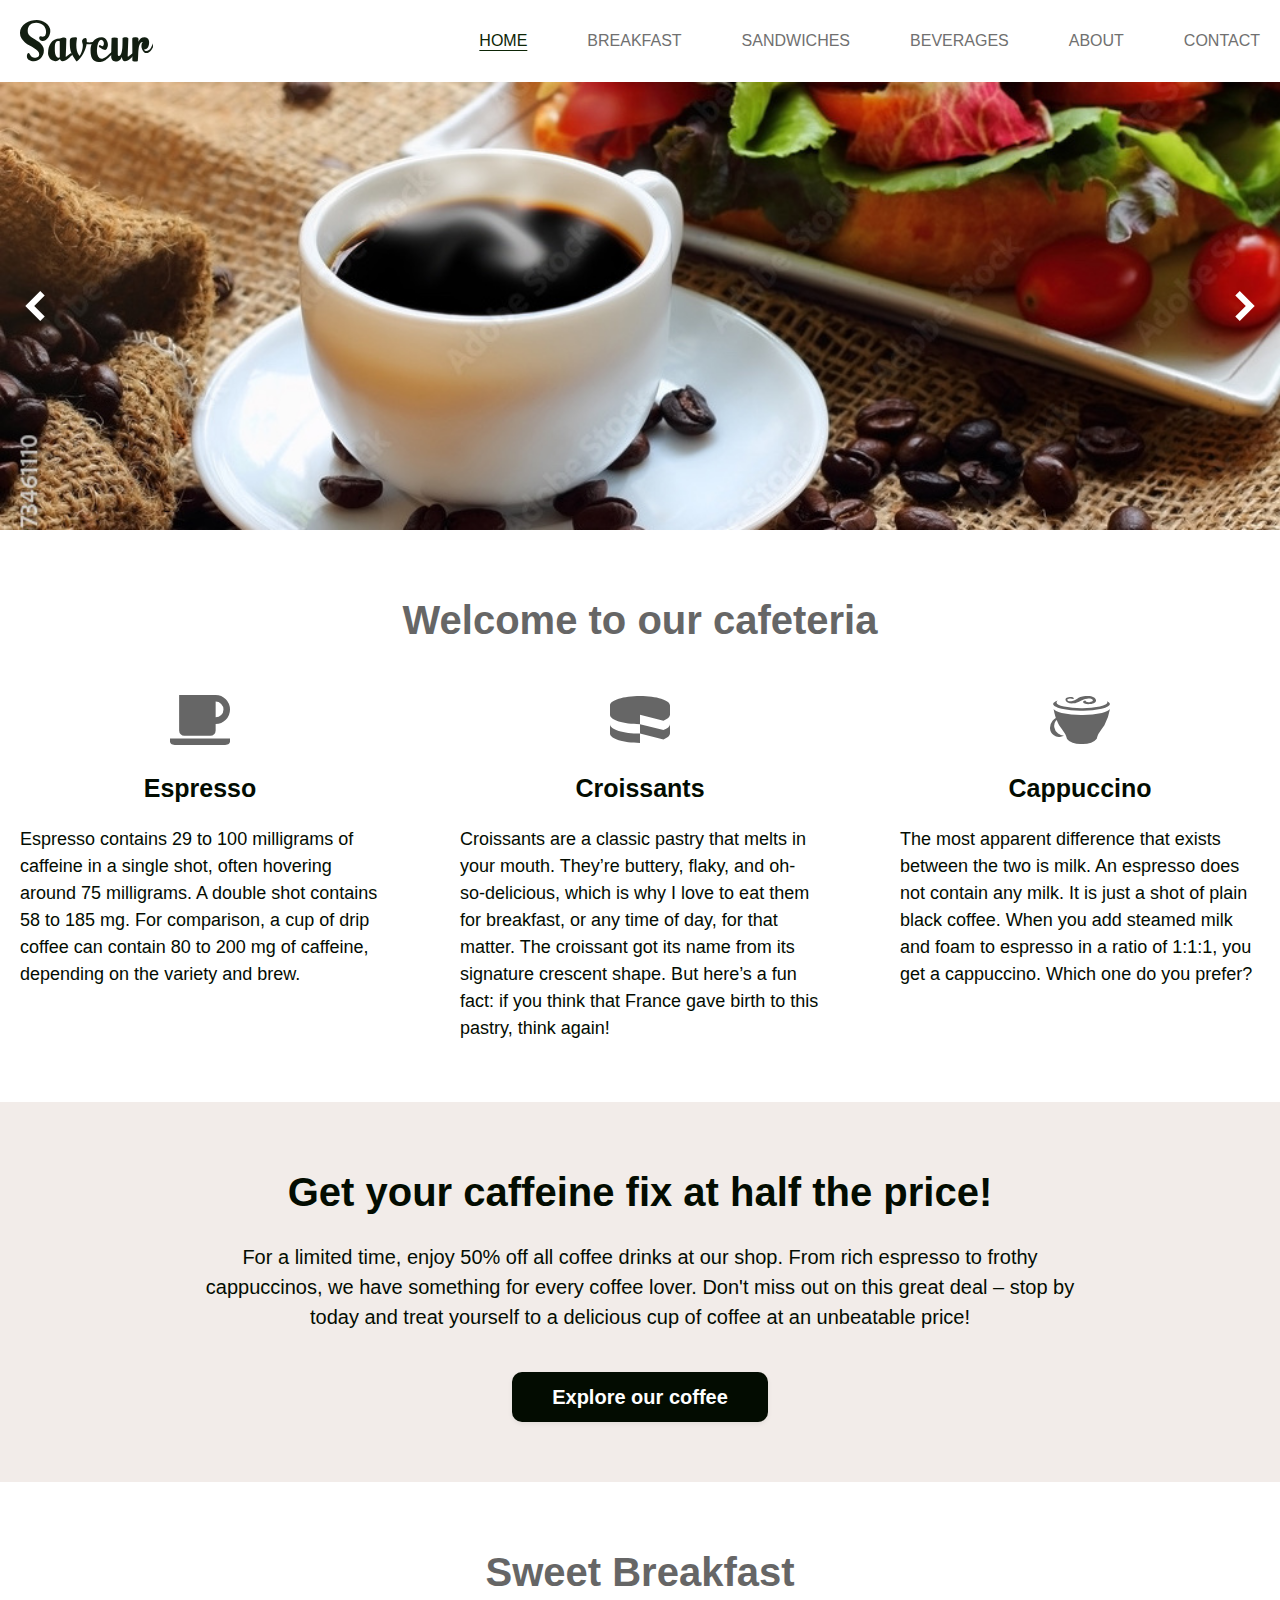
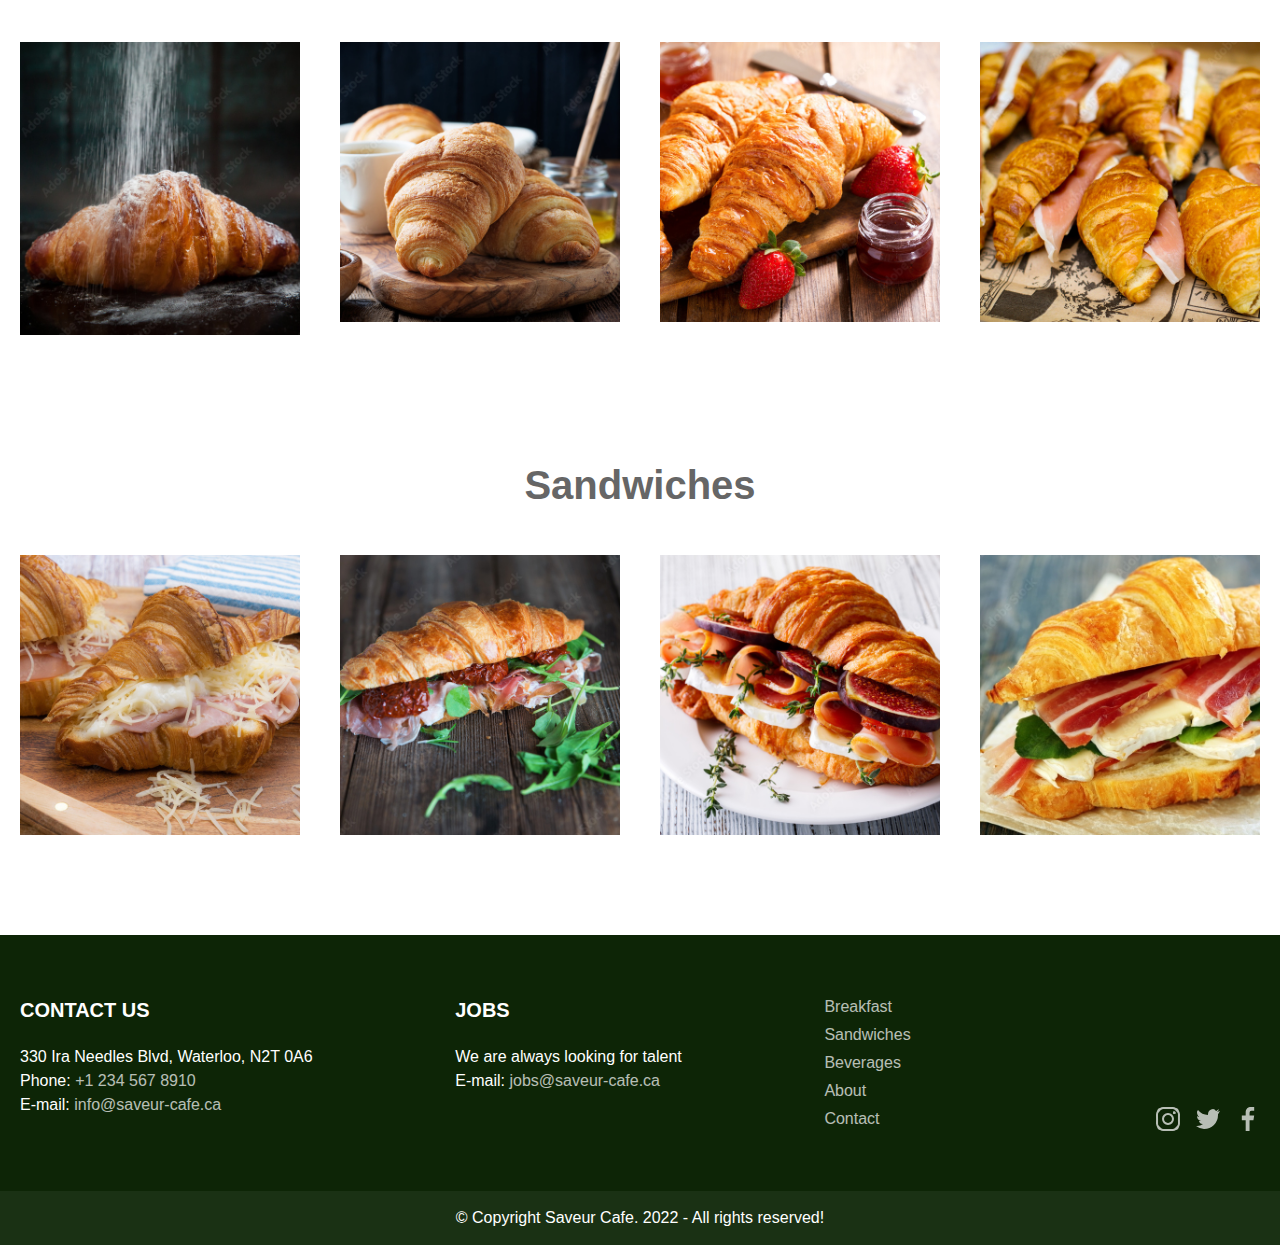
<file: index.html>
<!DOCTYPE html>
<html lang="en">
<head>
    <meta charset="UTF-8">
    <meta http-equiv="X-UA-Compatible" content="IE=edge">
    <meta name="viewport" content="width=device-width, initial-scale=1.0">
    <title>Saveur cafeteria</title>
    <link rel="stylesheet" href="styles.css">
</head>
<body>
    <header id="header">
        <div class="container">
            <a href="./index.html" class="site-logo">
                <img src="images/logo.svg" alt="Saveur logo">
            </a>

            <nav class="main-nav">
                <ul>
                    <li class="active"><a href="./index.html">Home</a></li>
                    <li><a href="./breakfast.html">Breakfast</a></li>
                    <li><a href="./sandwiches.html">Sandwiches</a></li>
                    <li><a href="./beverages.html">Beverages</a></li>
                    <li><a href="./about.html">About</a></li>
                    <li><a href="./contact.html">Contact</a></li>
                </ul>
            </nav>
        </div>
    </header>
    <main>
        <section id="hero" class="plain">
            <figure>
                <img class="active" src="images/hero/photo-1.jpeg" alt="Hero image">
                <img src="images/hero/photo-2.jpeg" alt="Hero image">
                <img src="images/hero/photo-3.jpeg" alt="Hero image">
            </figure>
            <div class="container">
                <a href="#" class="prev">
                    <img src="images/prev.svg" alt="previous slide">
                </a>
                <a href="#" class="next">
                    <img src="images/next.svg" alt="next slide">
                </a>
            </div>
        </section>
        <section id="features">
            <div class="container">
                <h2 class="section-title">Welcome to our cafeteria</h2>

                <div class="grid grid-col-3 gap-large">
                    <div class="info-card">
                        <figure><img src="images/espresso.svg" alt="espresso"></figure>
                        <h3>Espresso</h2>
    
                        <p>Espresso contains 29 to 100 milligrams of caffeine in a single shot, often hovering around 75 milligrams. A double shot contains 58 to 185 mg. For comparison, a cup of drip coffee can contain 80 to 200 mg of caffeine, depending on the variety and brew.</p>
                    </div>
                    <div class="info-card">
                        <figure><img src="images/croissant.svg" alt="croissant"></figure>
                        <h3>Croissants</h2>
    
                        <p>
                            Croissants are a classic pastry that melts in your mouth. They’re buttery, flaky, and oh-so-delicious, which is why I love to eat them for breakfast, or any time of day, for that matter. 
                            The croissant got its name from its signature crescent shape. But here’s a fun fact: if you think that France gave birth to this pastry, think again!
                        </p>
                    </div>
                    <div class="info-card">
                        <figure><img src="images/cappuccino.svg" alt="cappuccino"></figure>
                        <h3>Cappuccino</h2>
    
                        <p>
                            The most apparent difference that exists between the two is milk. An espresso does not contain any milk. It is just a shot of plain black coffee. When you add steamed milk and foam to espresso in a ratio of 1:1:1, you get a cappuccino. Which one do you prefer?
                        </p>
                    </div>
                </div>
            </div>
        </section>
        <section id="cta" class="bg-grey">
            <div class="container">
                <div class="cta-box">
                    <h2>Get your caffeine fix at half the price!</h2>

                    <p>
                        For a limited time, enjoy 50% off all coffee drinks at our shop. From rich espresso to frothy cappuccinos, we have something for every coffee lover. Don't miss out on this great deal – stop by today and treat yourself to a delicious cup of coffee at an unbeatable price!
                    </p>

                    <a href="/beverages.html" class="button button-dark">Explore our coffee</a>
                </div>
            </div>
        </section>
        <section>
            <div class="container">
                <h2 class="section-title">Sweet Breakfast</h2>
                <div class="grid grid-col-4">
                    <figure>
                        <img src="images/breakfast/photo-1.jpeg" alt="Product image">
                    </figure>
                    <figure>
                        <img src="images/breakfast/photo-3.jpeg" alt="Product image">
                    </figure>
                    <figure>
                        <img src="images/breakfast/photo-5.jpeg" alt="Product image">
                    </figure>
                    <figure>
                        <img src="images/breakfast/photo-2.jpeg" alt="Product image">
                    </figure>
                </div>
            </div>
        </section>
        <section>
            <div class="container">
                <h2 class="section-title">Sandwiches</h2>
                <div class="grid grid-col-4">
                    <figure>
                        <img src="images/sandwiches/photo-1.jpeg" alt="Product image">
                    </figure>
                    <figure>
                        <img src="images/sandwiches/photo-3.jpeg" alt="Product image">
                    </figure>
                    <figure>
                        <img src="images/sandwiches/photo-2.jpeg" alt="Product image">
                    </figure>
                    <figure>
                        <img src="images/sandwiches/photo-5.jpeg" alt="Product image">
                    </figure>
                </div>
            </div>
        </section>
    </main>
    <footer id="footer">
        <section class="footer-info bg-secondary">
            <div class="container">
                <div class="info-card">
                    <h4>Contact us</h4>

                    <div>330 Ira Needles Blvd, Waterloo, N2T 0A6</div>
                    <div>Phone: <a href="tel:+1 234 567 8910">+1 234 567 8910</a></div>
                    <div>E-mail: <a href="mailto:info@saveur-cafe.ca">info@saveur-cafe.ca</a></div>
                </div>
                <div class="info-card">
                    <h4>Jobs</h4>

                    <div>We are always looking for talent</div>
                    <div>E-mail: <a href="mailto:jobs@saveur-cafe.ca">jobs@saveur-cafe.ca</a></div>
                </div>

                <nav class="footer-nav">
                    <ul>
                        <li><a href="./breakfast.html">Breakfast</a></li>
                        <li><a href="./sandwiches.html">Sandwiches</a></li>
                        <li><a href="./beverages.html">Beverages</a></li>
                        <li><a href="./about.html">About</a></li>
                        <li><a href="./contact.html">Contact</a></li>
                    </ul>
                </nav>

                <nav class="social-nav">
                    <ul>
                        <li>
                            <a href="#instagram" target="_blank">
                                <img src="images/instagram.svg" alt="Instagram account">
                            </a>
                        </li>
                        <li>
                            <a href="#twitter" target="_blank">
                                <img src="images/twitter.svg" alt="Twitter account">
                            </a>
                        </li>
                        <li>
                            <a href="#facebook" target="_blank">
                                <img src="images/facebook.svg" alt="Facebook account">
                            </a>
                        </li>
                    </ul>
                </nav>
            </div>
        </section>
        <section class="footer-copyright">
            <div class="container">&copy; Copyright Saveur Cafe. 2022 - All rights reserved!</div>
        </section>
    </footer>
    <script src="script.js"></script>
</body>
</html>
</file>
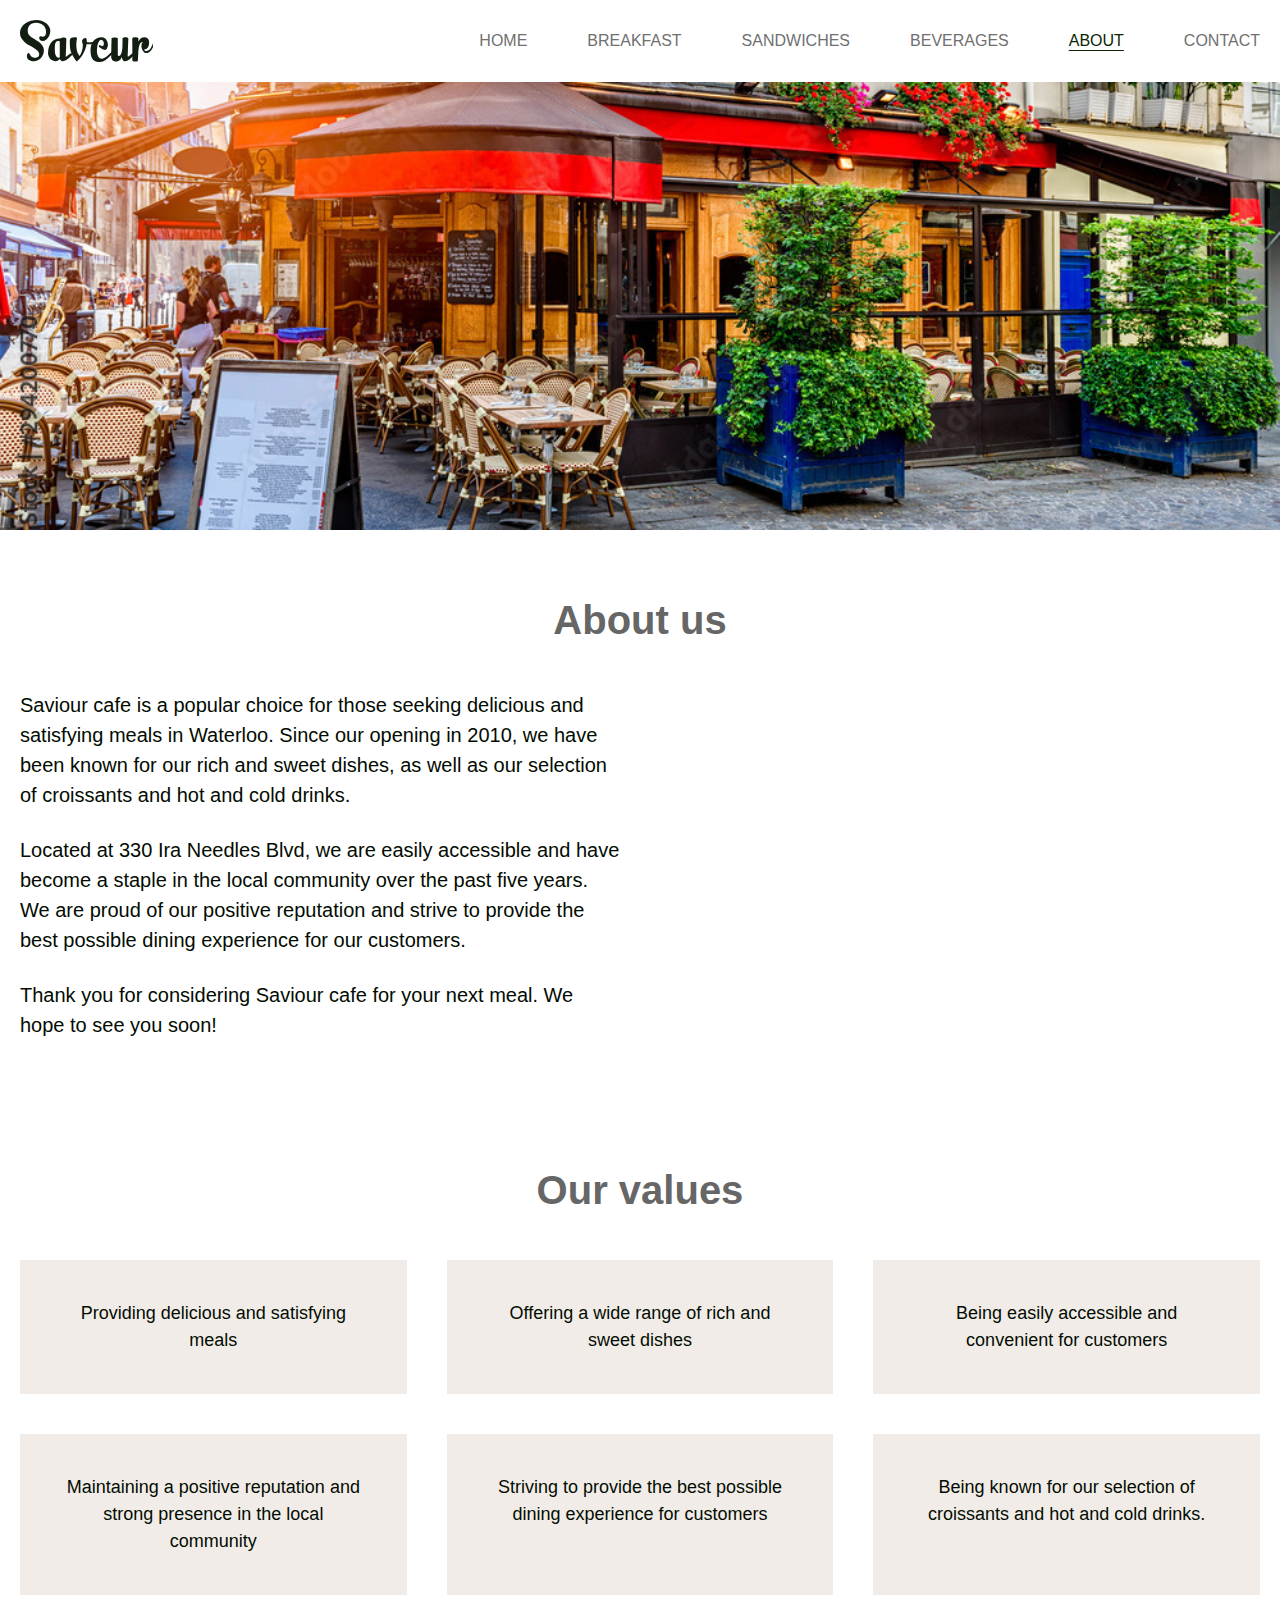
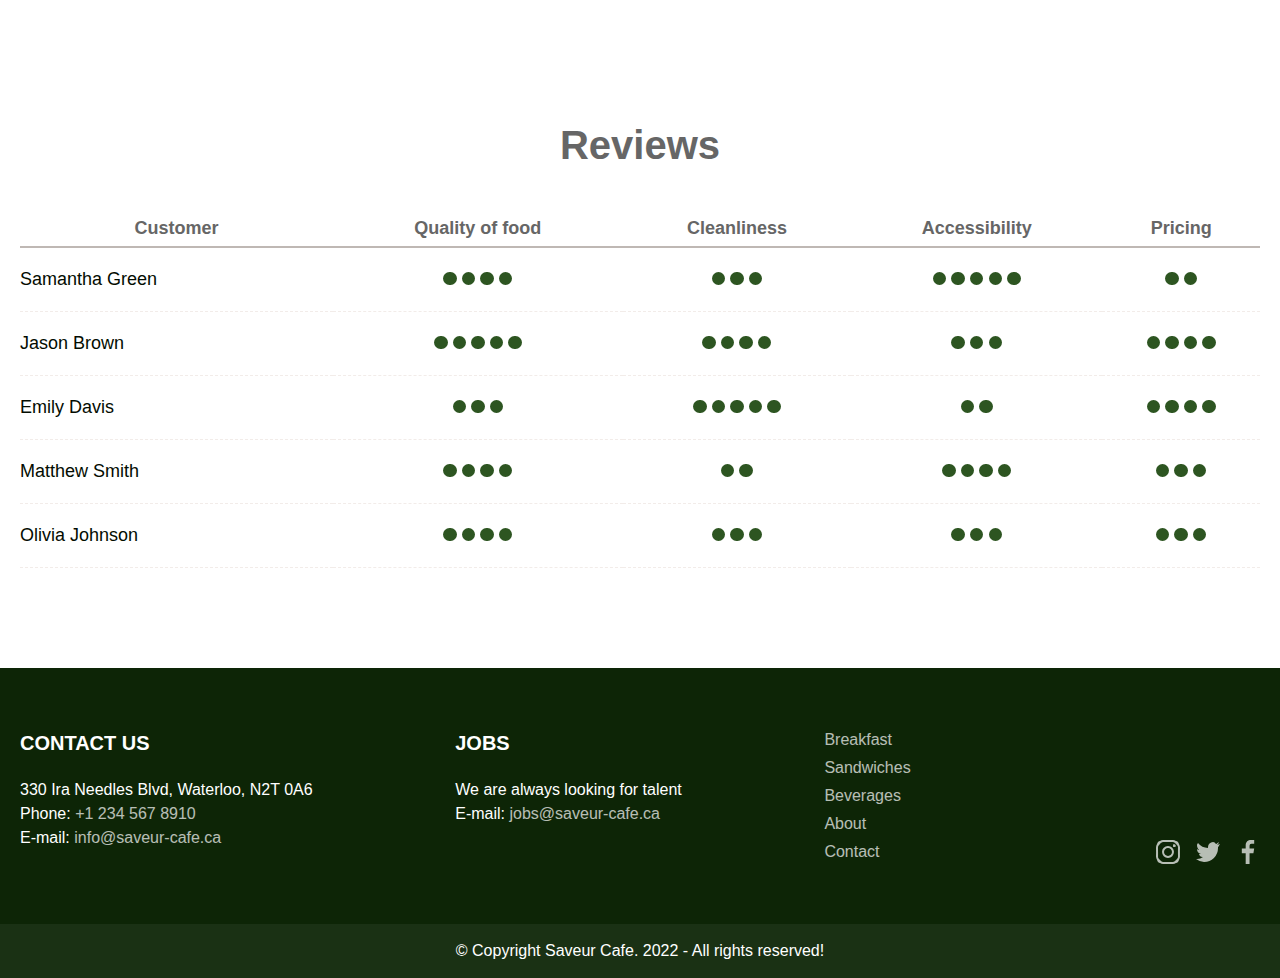
<file: about.html>
<!DOCTYPE html>
<html lang="en">
<head>
    <meta charset="UTF-8">
    <meta http-equiv="X-UA-Compatible" content="IE=edge">
    <meta name="viewport" content="width=device-width, initial-scale=1.0">
    <title>About</title>
    <link rel="stylesheet" href="styles.css">
</head>
<body>
    <header id="header">
        <div class="container">
            <a href="./index.html" class="site-logo">
                <img src="images/logo.svg" alt="Saveur logo">
            </a>

            <nav class="main-nav">
                <ul>
                    <li><a href="./index.html">Home</a></li>
                    <li><a href="./breakfast.html">Breakfast</a></li>
                    <li><a href="./sandwiches.html">Sandwiches</a></li>
                    <li><a href="./beverages.html">Beverages</a></li>
                    <li class="active"><a href="./about.html">About</a></li>
                    <li><a href="./contact.html">Contact</a></li>
                </ul>
            </nav>
        </div>
    </header>
    <main>
        <section id="hero" class="plain">
            <figure>
                <img class="active" src="images/intro/about.jpeg" alt="Hero image">
            </figure>
        </section>
        <section>
            <div class="container">
                <h2 class="section-title">About us</h2>

                <div class="grid grid-col-2">
                    <div class="text-content">
                        <p>
                            Saviour cafe is a popular choice for those seeking delicious and satisfying meals in Waterloo. Since our opening in 2010, we have been known for our rich and sweet dishes, as well as our selection of croissants and hot and cold drinks.
                        </p>

                        <p>
                            Located at 330 Ira Needles Blvd, we are easily accessible and have become a staple in the local community over the past five years. We are proud of our positive reputation and strive to provide the best possible dining experience for our customers.
                        </p>

                        <p>Thank you for considering Saviour cafe for your next meal. We hope to see you soon!</p>
                    </div>
                    <iframe width="560" height="315" src="https://www.youtube.com/embed/nyDnQQSUfL0" title="YouTube video player" frameborder="0" allow="accelerometer; autoplay; clipboard-write; encrypted-media; gyroscope; picture-in-picture" allowfullscreen></iframe>
                </div>
            </div>
        </section>
        
        <section id="our-values">
            <div class="container">
                <h2 class="section-title">Our values</h2>

                <ul class="grid grid-col-3">
                    <li>Providing delicious and satisfying meals</li>
                    <li>Offering a wide range of rich and sweet dishes</li>
                    <li>Being easily accessible and convenient for customers</li>
                    <li>Maintaining a positive reputation and strong presence in the local community</li>
                    <li>Striving to provide the best possible dining experience for customers</li>
                    <li>Being known for our selection of croissants and hot and cold drinks.</li>
                </ul>
            </div>
        </section>

        <section id="reviews">
            <div class="container">
                <h2 class="section-title">Reviews</h2>

                <table>
                    <thead>
                        <rh>
                            <th>Customer</td>
                            <th>Quality of food</th>
                            <th>Cleanliness</th>
                            <th>Accessibility</th>
                            <th>Pricing</th>
                        </th>
                    </thead>
                    <tbody>
                        <tr>
                            <td>Samantha Green</td>
                            <td>
                                <span></span>
                                <span></span>
                                <span></span>
                                <span></span>
                            </td>
                            <td>
                                <span></span>
                                <span></span>
                                <span></span>
                            </td>
                            <td>
                                <span></span>
                                <span></span>
                                <span></span>
                                <span></span>
                                <span></span>
                            </td>
                            <td>
                                <span></span>
                                <span></span>
                            </td>
                        </tr>
                        <tr>
                            <td>Jason Brown</td>
                            <td>
                                <span></span>
                                <span></span>
                                <span></span>
                                <span></span>
                                <span></span>
                            </td>
                            <td>
                                <span></span>
                                <span></span>
                                <span></span>
                                <span></span>
                            </td>
                            <td>
                                <span></span>
                                <span></span>
                                <span></span>
                            </td>
                            <td>
                                <span></span>
                                <span></span>
                                <span></span>
                                <span></span>
                            </td>
                        </tr>
                        <tr>
                            <td>Emily Davis</td>
                            <td>
                                <span></span>
                                <span></span>
                                <span></span>
                            </td>
                            <td>
                                <span></span>
                                <span></span>
                                <span></span>
                                <span></span>
                                <span></span>
                            </td>
                            <td>
                                <span></span>
                                <span></span>
                            </td>
                            <td>
                                <span></span>
                                <span></span>
                                <span></span>
                                <span></span>
                            </td>
                        </tr>
                        <tr>
                            <td>Matthew Smith</td>
                            <td>
                                <span></span>
                                <span></span>
                                <span></span>
                                <span></span>
                            </td>
                            <td>
                                <span></span>
                                <span></span>
                            </td>
                            <td>
                                <span></span>
                                <span></span>
                                <span></span>
                                <span></span>
                            </td>
                            <td>
                                <span></span>
                                <span></span>
                                <span></span>
                            </td>
                        </tr>
                        <tr>
                            <td>Olivia Johnson</td>
                            <td>
                                <span></span>
                                <span></span>
                                <span></span>
                                <span></span>
                            </td>
                            <td>
                                <span></span>
                                <span></span>
                                <span></span>
                            </td>
                            <td>
                                <span></span>
                                <span></span>
                                <span></span>
                            </td>
                            <td>
                                <span></span>
                                <span></span>
                                <span></span>
                            </td>
                        </tr>
                    </tbody>
                </table>
            </div>
        </section>
    </main>
    <footer id="footer">
        <section class="footer-info bg-secondary">
            <div class="container">
                <div class="info-card">
                    <h4>Contact us</h4>

                    <div>330 Ira Needles Blvd, Waterloo, N2T 0A6</div>
                    <div>Phone: <a href="tel:+1 234 567 8910">+1 234 567 8910</a></div>
                    <div>E-mail: <a href="mailto:info@saveur-cafe.ca">info@saveur-cafe.ca</a></div>
                </div>
                <div class="info-card">
                    <h4>Jobs</h4>

                    <div>We are always looking for talent</div>
                    <div>E-mail: <a href="mailto:jobs@saveur-cafe.ca">jobs@saveur-cafe.ca</a></div>
                </div>

                <nav class="footer-nav">
                    <ul>
                        <li><a href="./breakfast.html">Breakfast</a></li>
                        <li><a href="./sandwiches.html">Sandwiches</a></li>
                        <li><a href="./beverages.html">Beverages</a></li>
                        <li><a href="./about.html">About</a></li>
                        <li><a href="./contact.html">Contact</a></li>
                    </ul>
                </nav>

                <nav class="social-nav">
                    <ul>
                        <li>
                            <a href="#instagram" target="_blank">
                                <img src="images/instagram.svg" alt="Instagram account">
                            </a>
                        </li>
                        <li>
                            <a href="#twitter" target="_blank">
                                <img src="images/twitter.svg" alt="Twitter account">
                            </a>
                        </li>
                        <li>
                            <a href="#facebook" target="_blank">
                                <img src="images/facebook.svg" alt="Facebook account">
                            </a>
                        </li>
                    </ul>
                </nav>
            </div>
        </section>
        <section class="footer-copyright">
            <div class="container">&copy; Copyright Saveur Cafe. 2022 - All rights reserved!</div>
        </section>
    </footer>
</body>
</html>
</file>
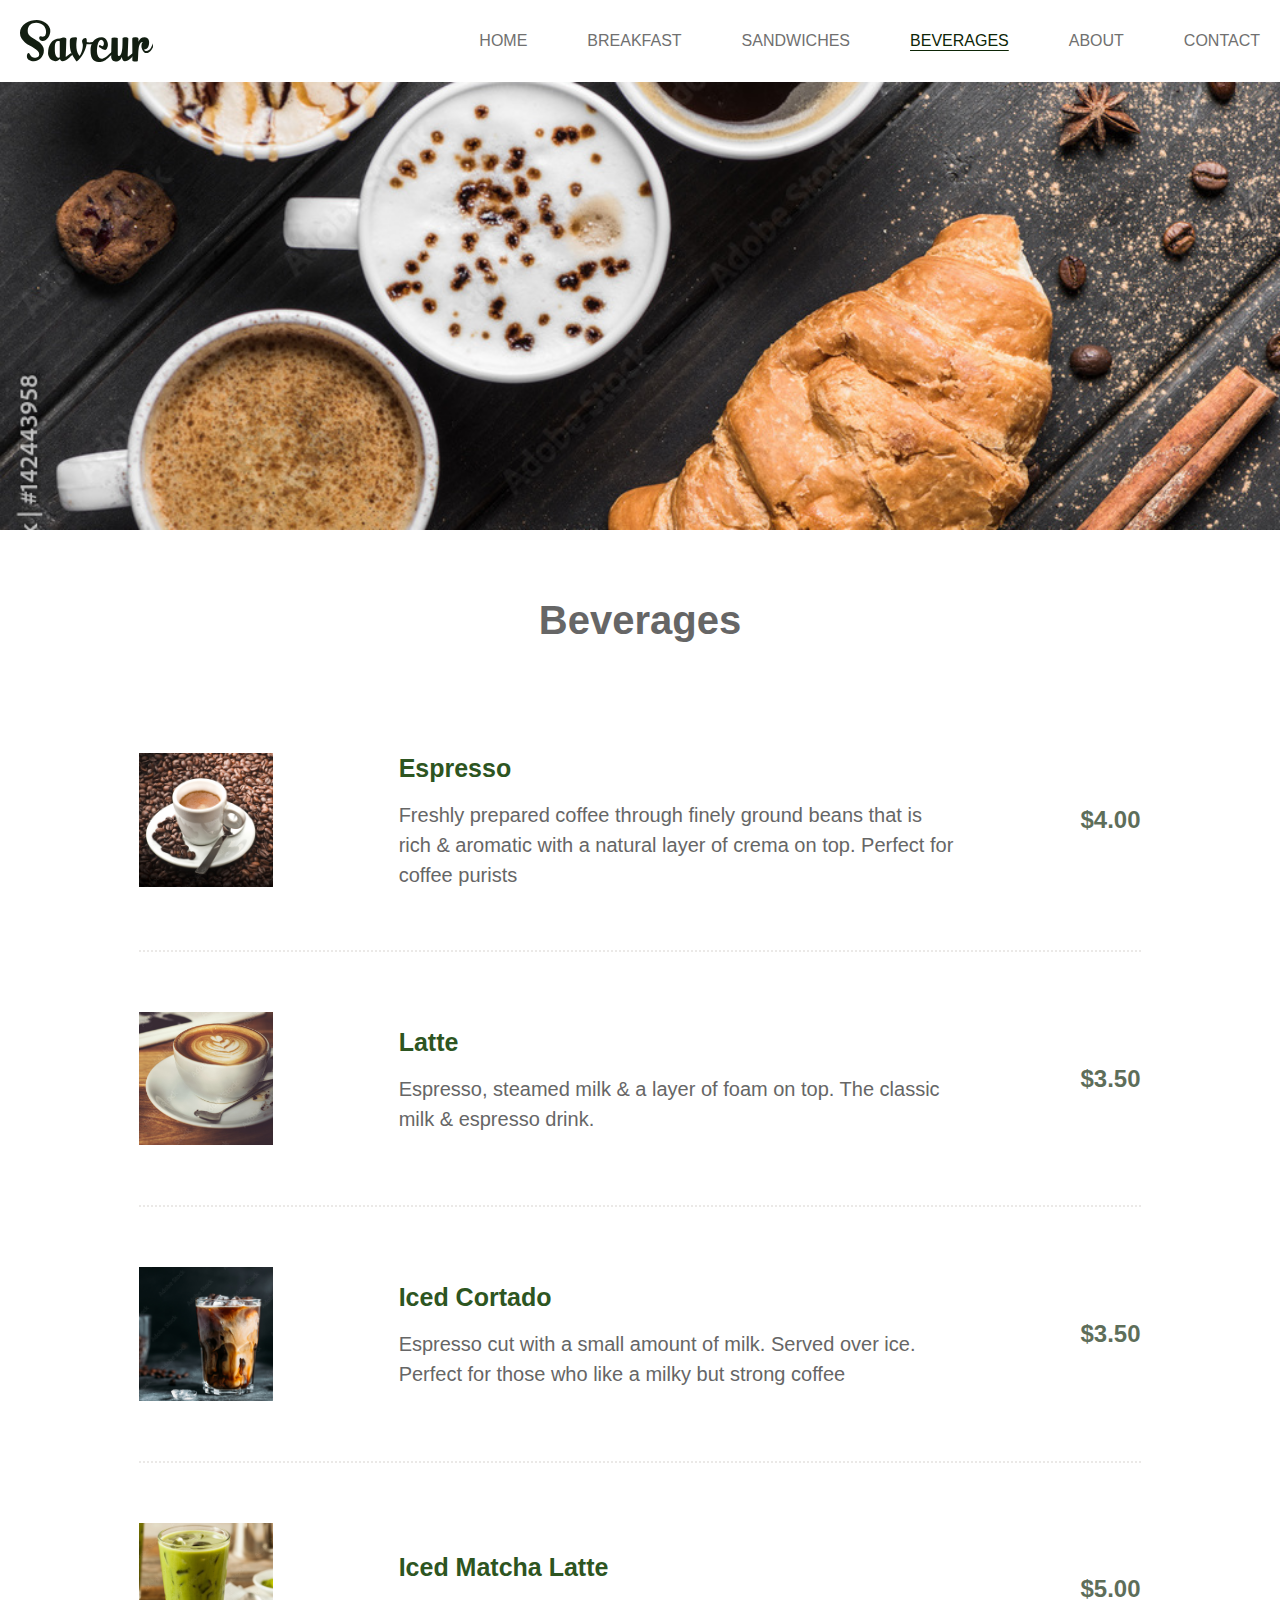
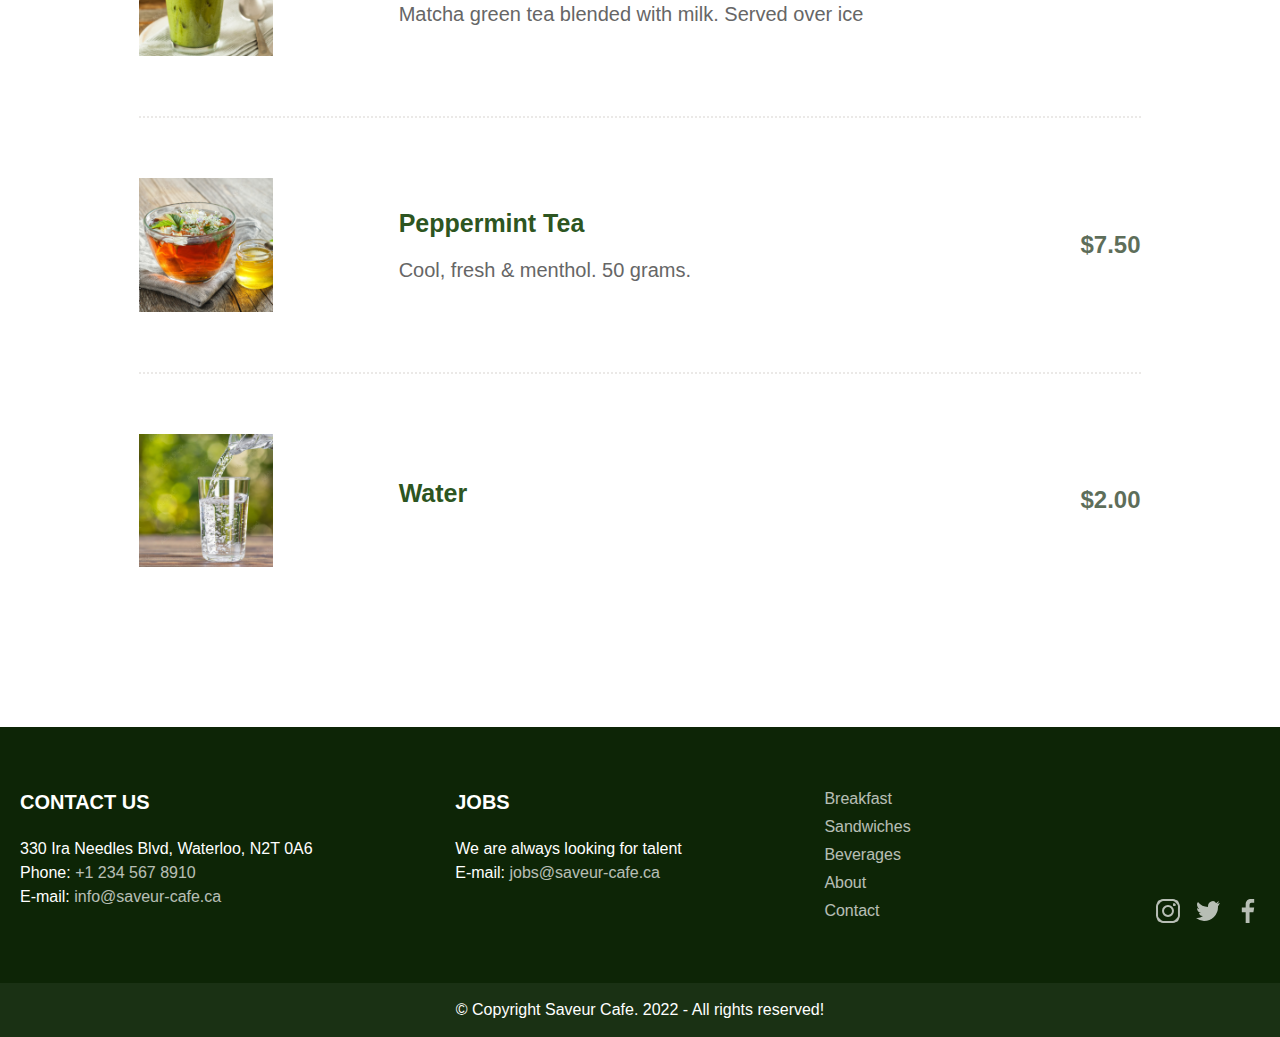
<file: beverages.html>
<!DOCTYPE html>
<html lang="en">
<head>
    <meta charset="UTF-8">
    <meta http-equiv="X-UA-Compatible" content="IE=edge">
    <meta name="viewport" content="width=device-width, initial-scale=1.0">
    <title>Beverages</title>
    <link rel="stylesheet" href="styles.css">
</head>
<body>
    <header id="header">
        <div class="container">
            <a href="./index.html" class="site-logo">
                <img src="images/logo.svg" alt="Saveur logo">
            </a>

            <nav class="main-nav">
                <ul>
                    <li><a href="./index.html">Home</a></li>
                    <li><a href="./breakfast.html">Breakfast</a></li>
                    <li><a href="./sandwiches.html">Sandwiches</a></li>
                    <li class="active"><a href="./beverages.html">Beverages</a></li>
                    <li><a href="./about.html">About</a></li>
                    <li><a href="./contact.html">Contact</a></li>
                </ul>
            </nav>
        </div>
    </header>
    <main>
        <section id="hero" class="plain">
            <figure>
                <img class="active" src="images/intro/beverages.jpeg" alt="Hero image">
            </figure>
        </section>

        <section id="products">
            <div class="container">
                <h2 class="section-title">Beverages</h2>
                
                <ul class="product-list">
                    <li>
                        <figure>
                            <img src="images/beverages/photo-1.jpeg" alt="Product thumb">
                        </figure>

                        <div class="product-list__content">
                            <h3>Espresso</h4>
                            <p>Freshly prepared coffee through finely ground beans that is rich & aromatic with a natural layer of crema on top. Perfect for coffee purists</p>
                        </div>

                        <div class="product-list__price">$4.00</div>
                    </li>
                    <li>
                        <figure>
                            <img src="images/beverages/photo-2.jpeg" alt="Product thumb">
                        </figure>

                        <div class="product-list__content">
                            <h3>Latte</h4>
                            <p>Espresso, steamed milk & a layer of foam on top. The classic milk & espresso drink.</p>
                        </div>

                        <div class="product-list__price">$3.50</div>
                    </li>
                    <li>
                        <figure>
                            <img src="images/beverages/photo-3.jpeg" alt="Product thumb">
                        </figure>

                        <div class="product-list__content">
                            <h3>Iced Cortado</h4>
                            <p>Espresso cut with a small amount of milk. Served over ice. Perfect for those who like a milky but strong coffee</p>
                        </div>

                        <div class="product-list__price">$3.50</div>
                    </li>
                    <li>
                        <figure>
                            <img src="images/beverages/photo-4.jpeg" alt="Product thumb">
                        </figure>

                        <div class="product-list__content">
                            <h3>Iced Matcha Latte</h4>
                            <p>Matcha green tea blended with milk. Served over ice</p>
                        </div>

                        <div class="product-list__price">$5.00</div>
                    </li>
                    <li>
                        <figure>
                            <img src="images/beverages/photo-5.jpeg" alt="Product thumb">
                        </figure>

                        <div class="product-list__content">
                            <h3>Peppermint Tea</h4>
                            <p>Cool, fresh & menthol. 50 grams.</p>
                        </div>

                        <div class="product-list__price">$7.50</div>
                    </li>
                    <li>
                        <figure>
                            <img src="images/beverages/photo-6.jpeg" alt="Product thumb">
                        </figure>

                        <div class="product-list__content">
                            <h3>Water</h4>
                        </div>

                        <div class="product-list__price">$2.00</div>
                    </li>
                </ul>
            </div>
        </section>
    </main>
    <footer id="footer">
        <section class="footer-info bg-secondary">
            <div class="container">
                <div class="info-card">
                    <h4>Contact us</h4>

                    <div>330 Ira Needles Blvd, Waterloo, N2T 0A6</div>
                    <div>Phone: <a href="tel:+1 234 567 8910">+1 234 567 8910</a></div>
                    <div>E-mail: <a href="mailto:info@saveur-cafe.ca">info@saveur-cafe.ca</a></div>
                </div>
                <div class="info-card">
                    <h4>Jobs</h4>

                    <div>We are always looking for talent</div>
                    <div>E-mail: <a href="mailto:jobs@saveur-cafe.ca">jobs@saveur-cafe.ca</a></div>
                </div>

                <nav class="footer-nav">
                    <ul>
                        <li><a href="./breakfast.html">Breakfast</a></li>
                        <li><a href="./sandwiches.html">Sandwiches</a></li>
                        <li><a href="./beverages.html">Beverages</a></li>
                        <li><a href="./about.html">About</a></li>
                        <li><a href="./contact.html">Contact</a></li>
                    </ul>
                </nav>

                <nav class="social-nav">
                    <ul>
                        <li>
                            <a href="#instagram" target="_blank">
                                <img src="images/instagram.svg" alt="Instagram account">
                            </a>
                        </li>
                        <li>
                            <a href="#twitter" target="_blank">
                                <img src="images/twitter.svg" alt="Twitter account">
                            </a>
                        </li>
                        <li>
                            <a href="#facebook" target="_blank">
                                <img src="images/facebook.svg" alt="Facebook account">
                            </a>
                        </li>
                    </ul>
                </nav>
            </div>
        </section>
        <section class="footer-copyright">
            <div class="container">&copy; Copyright Saveur Cafe. 2022 - All rights reserved!</div>
        </section>
    </footer>
</body>
</html>
</file>
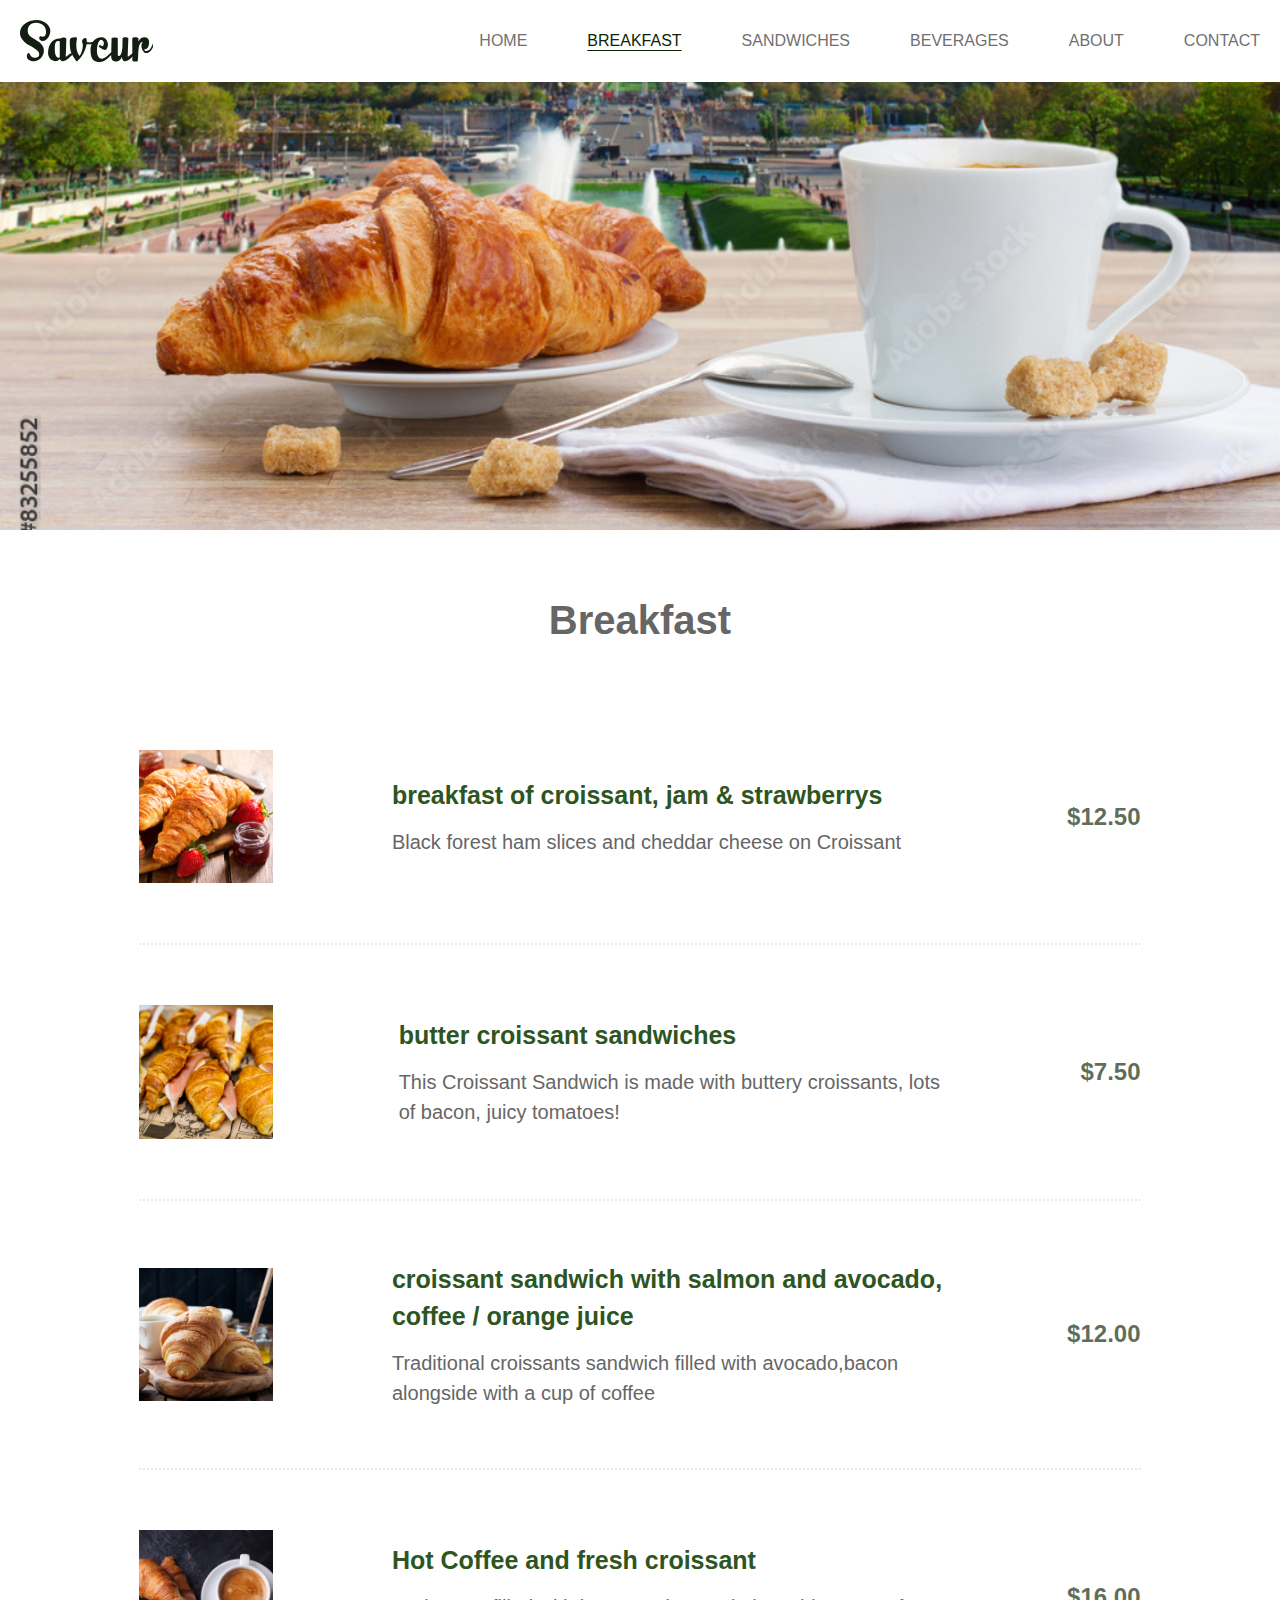
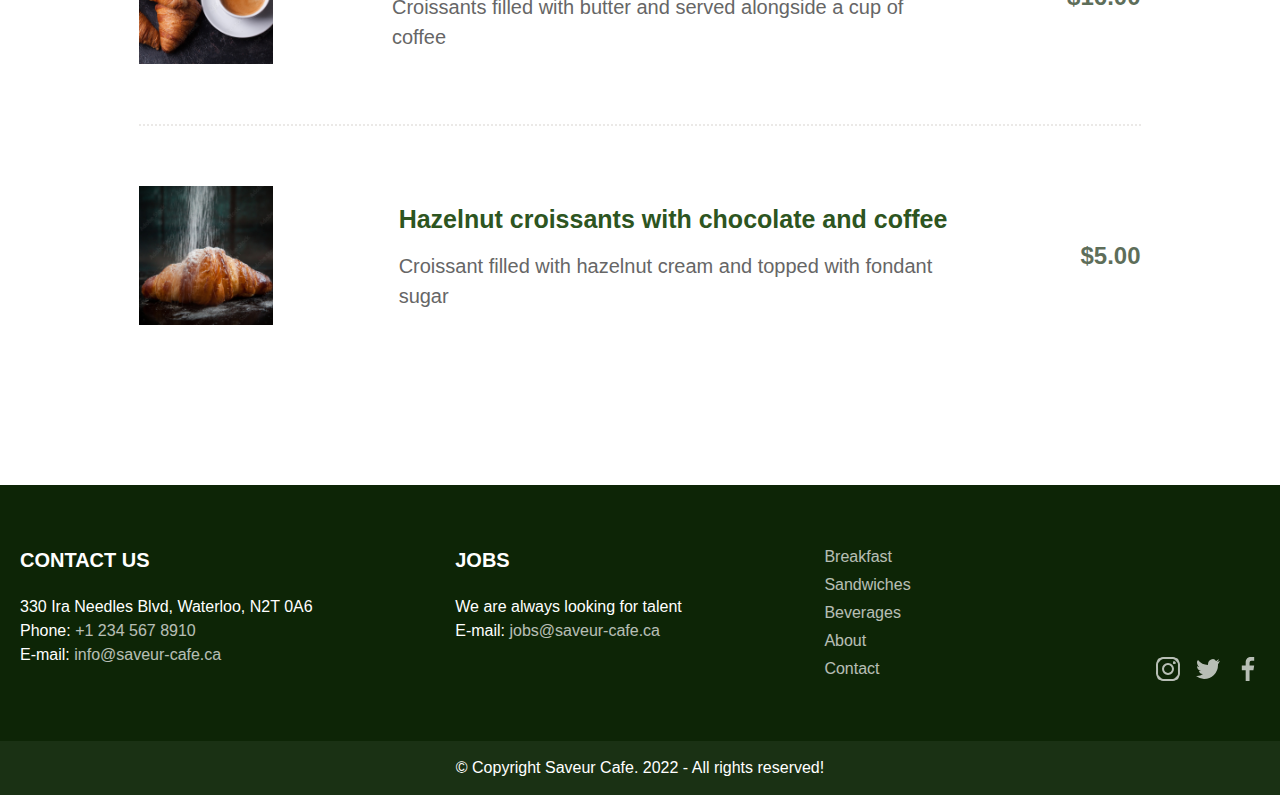
<file: breakfast.html>
<!DOCTYPE html>
<html lang="en">
<head>
    <meta charset="UTF-8">
    <meta http-equiv="X-UA-Compatible" content="IE=edge">
    <meta name="viewport" content="width=device-width, initial-scale=1.0">
    <title>Breakfast</title>
    <link rel="stylesheet" href="styles.css">
</head>
<body>
    <header id="header">
        <div class="container">
            <a href="./index.html" class="site-logo">
                <img src="images/logo.svg" alt="Saveur logo">
            </a>

            <nav class="main-nav">
                <ul>
                    <li><a href="./index.html">Home</a></li>
                    <li class="active"><a href="./breakfast.html">Breakfast</a></li>
                    <li><a href="./sandwiches.html">Sandwiches</a></li>
                    <li><a href="./beverages.html">Beverages</a></li>
                    <li><a href="./about.html">About</a></li>
                    <li><a href="./contact.html">Contact</a></li>
                </ul>
            </nav>
        </div>
    </header>
    <main>
        <section id="hero" class="plain">
            <figure>
                <img class="active" src="images/intro/breakfast.jpeg" alt="Hero image">
            </figure>
        </section>
        <section id="products">
            <div class="container">
                <h2 class="section-title">Breakfast</h2>
                
                <ul class="product-list">
                    <li>
                        <figure>
                            <img src="images/breakfast/photo-5.jpeg" alt="Product thumb">
                        </figure>

                        <div class="product-list__content">
                            <h3>breakfast of croissant, jam  & strawberrys</h4>
                            <p>Black forest ham slices and cheddar cheese on Croissant</p>
                        </div>

                        <div class="product-list__price">$12.50</div>
                    </li>
                    <li>
                        <figure>
                            <img src="images/breakfast/photo-2.jpeg" alt="Product thumb">
                        </figure>

                        <div class="product-list__content">
                            <h3>butter croissant sandwiches</h4>
                            <p>This Croissant Sandwich is made with buttery croissants, lots of bacon, juicy tomatoes!</p>
                        </div>

                        <div class="product-list__price">$7.50</div>
                    </li>
                    <li>
                        <figure>
                            <img src="images/breakfast/photo-3.jpeg" alt="Product thumb">
                        </figure>

                        <div class="product-list__content">
                            <h3>croissant sandwich with salmon and avocado, coffee / orange juice</h4>
                            <p>Traditional croissants sandwich filled with avocado,bacon alongside with a cup of coffee</p>
                        </div>

                        <div class="product-list__price">$12.00</div>
                    </li>
                    <li>
                        <figure>
                            <img src="images/breakfast/photo-4.jpeg" alt="Product thumb">
                        </figure>

                        <div class="product-list__content">
                            <h3>Hot Coffee and fresh croissant </h4>
                            <p>Croissants filled with butter and served alongside a cup of coffee</p>
                        </div>

                        <div class="product-list__price">$16.00</div>
                    </li>
                    <li>
                        <figure>
                            <img src="images/breakfast/photo-1.jpeg" alt="Product thumb">
                        </figure>

                        <div class="product-list__content">
                            <h3>Hazelnut croissants with chocolate and coffee</h4>
                            <p>Croissant filled with hazelnut cream and topped with fondant sugar</p>
                        </div>

                        <div class="product-list__price">$5.00</div>
                    </li>
                </ul>
            </div>
        </section>
    </main>
    <footer id="footer">
        <section class="footer-info bg-secondary">
            <div class="container">
                <div class="info-card">
                    <h4>Contact us</h4>

                    <div>330 Ira Needles Blvd, Waterloo, N2T 0A6</div>
                    <div>Phone: <a href="tel:+1 234 567 8910">+1 234 567 8910</a></div>
                    <div>E-mail: <a href="mailto:info@saveur-cafe.ca">info@saveur-cafe.ca</a></div>
                </div>
                <div class="info-card">
                    <h4>Jobs</h4>

                    <div>We are always looking for talent</div>
                    <div>E-mail: <a href="mailto:jobs@saveur-cafe.ca">jobs@saveur-cafe.ca</a></div>
                </div>

                <nav class="footer-nav">
                    <ul>
                        <li><a href="./breakfast.html">Breakfast</a></li>
                        <li><a href="./sandwiches.html">Sandwiches</a></li>
                        <li><a href="./beverages.html">Beverages</a></li>
                        <li><a href="./about.html">About</a></li>
                        <li><a href="./contact.html">Contact</a></li>
                    </ul>
                </nav>

                <nav class="social-nav">
                    <ul>
                        <li>
                            <a href="#instagram" target="_blank">
                                <img src="images/instagram.svg" alt="Instagram account">
                            </a>
                        </li>
                        <li>
                            <a href="#twitter" target="_blank">
                                <img src="images/twitter.svg" alt="Twitter account">
                            </a>
                        </li>
                        <li>
                            <a href="#facebook" target="_blank">
                                <img src="images/facebook.svg" alt="Facebook account">
                            </a>
                        </li>
                    </ul>
                </nav>
            </div>
        </section>
        <section class="footer-copyright">
            <div class="container">&copy; Copyright Saveur Cafe. 2022 - All rights reserved!</div>
        </section>
    </footer>
</body>
</html>
</file>
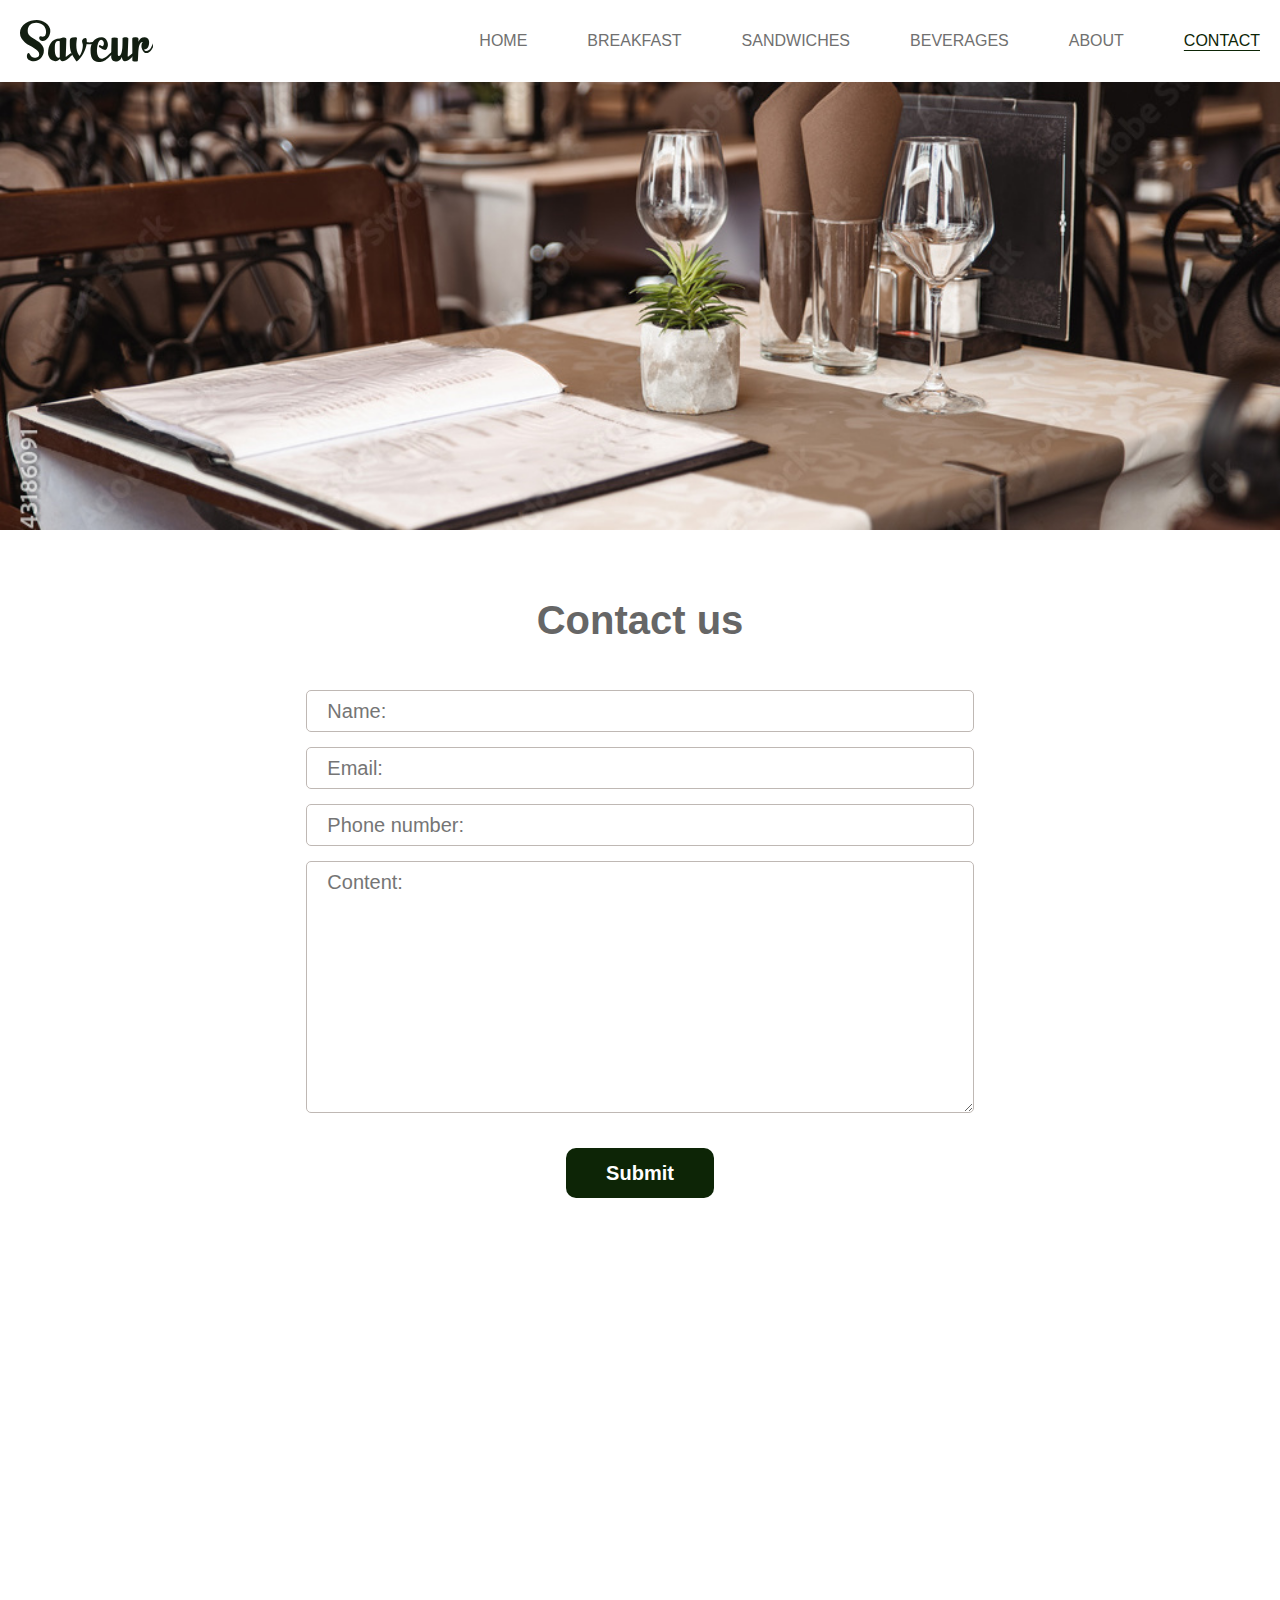
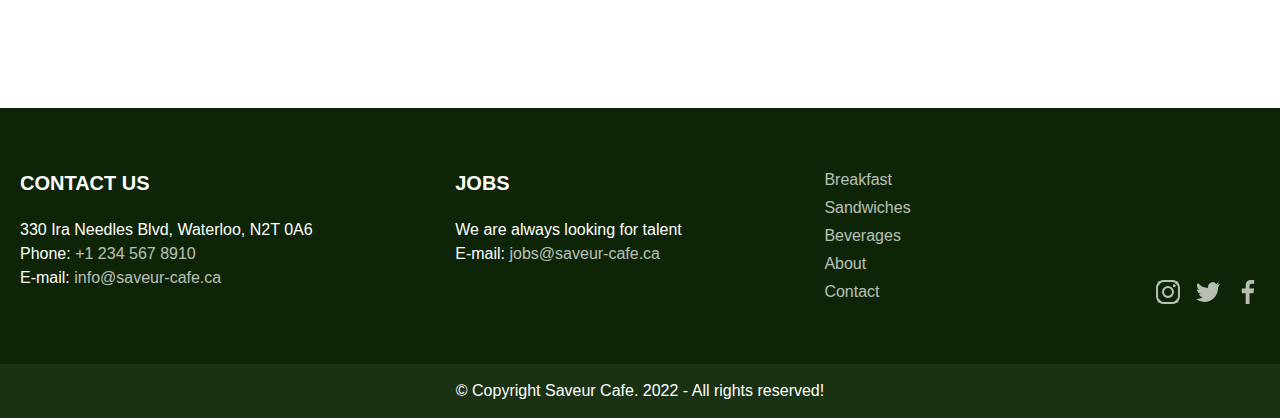
<file: contact.html>
<!DOCTYPE html>
<html lang="en">
<head>
    <meta charset="UTF-8">
    <meta http-equiv="X-UA-Compatible" content="IE=edge">
    <meta name="viewport" content="width=device-width, initial-scale=1.0">
    <title>Contact</title>
    <link rel="stylesheet" href="styles.css">
</head>
<body>
    <header id="header">
        <div class="container">
            <a href="./index.html" class="site-logo">
                <img src="images/logo.svg" alt="Saveur logo">
            </a>

            <nav class="main-nav">
                <ul>
                    <li><a href="./index.html">Home</a></li>
                    <li><a href="./breakfast.html">Breakfast</a></li>
                    <li><a href="./sandwiches.html">Sandwiches</a></li>
                    <li><a href="./beverages.html">Beverages</a></li>
                    <li><a href="./about.html">About</a></li>
                    <li class="active"><a href="./contact.html">Contact</a></li>
                </ul>
            </nav>
        </div>
    </header>
    <main>
        <section id="hero" class="plain">
            <figure>
                <img class="active" src="images/intro/contact.jpeg" alt="Hero image">
            </figure>
        </section>

        <section id="contact">
            <div class="container">
                <h2 class="section-title">Contact us</h2>

                <form action="#contact">
                    <input type="text" name="name" placeholder="Name:" required>
                    <input type="email" name="email" placeholder="Email:" required>
                    <input type="text" name="phone" placeholder="Phone number:">
                    <textarea name="content" rows="8" placeholder="Content:" required></textarea>
                    <button type="submit" class="button button-secondary">Submit</button>
                </form>
            </div>
        </section>
        
        <section id="map" class="plain">
            <iframe class="gmap_iframe" width="100%" frameborder="0" scrolling="no" marginheight="0" marginwidth="0" src="https://maps.google.com/maps?width=1800&amp;height=600&amp;hl=en&amp;q=waterloo ontario&amp;t=&amp;z=18&amp;ie=UTF8&amp;iwloc=B&amp;output=embed"></iframe>
        </section>
    </main>
    <footer id="footer">
        <section class="footer-info bg-secondary">
            <div class="container">
                <div class="info-card">
                    <h4>Contact us</h4>

                    <div>330 Ira Needles Blvd, Waterloo, N2T 0A6</div>
                    <div>Phone: <a href="tel:+1 234 567 8910">+1 234 567 8910</a></div>
                    <div>E-mail: <a href="mailto:info@saveur-cafe.ca">info@saveur-cafe.ca</a></div>
                </div>
                <div class="info-card">
                    <h4>Jobs</h4>

                    <div>We are always looking for talent</div>
                    <div>E-mail: <a href="mailto:jobs@saveur-cafe.ca">jobs@saveur-cafe.ca</a></div>
                </div>

                <nav class="footer-nav">
                    <ul>
                        <li><a href="./breakfast.html">Breakfast</a></li>
                        <li><a href="./sandwiches.html">Sandwiches</a></li>
                        <li><a href="./beverages.html">Beverages</a></li>
                        <li><a href="./about.html">About</a></li>
                        <li><a href="./contact.html">Contact</a></li>
                    </ul>
                </nav>

                <nav class="social-nav">
                    <ul>
                        <li>
                            <a href="#instagram" target="_blank">
                                <img src="images/instagram.svg" alt="Instagram account">
                            </a>
                        </li>
                        <li>
                            <a href="#twitter" target="_blank">
                                <img src="images/twitter.svg" alt="Twitter account">
                            </a>
                        </li>
                        <li>
                            <a href="#facebook" target="_blank">
                                <img src="images/facebook.svg" alt="Facebook account">
                            </a>
                        </li>
                    </ul>
                </nav>
            </div>
        </section>
        <section class="footer-copyright">
            <div class="container">&copy; Copyright Saveur Cafe. 2022 - All rights reserved!</div>
        </section>
    </footer>
</body>
</html>
</file>
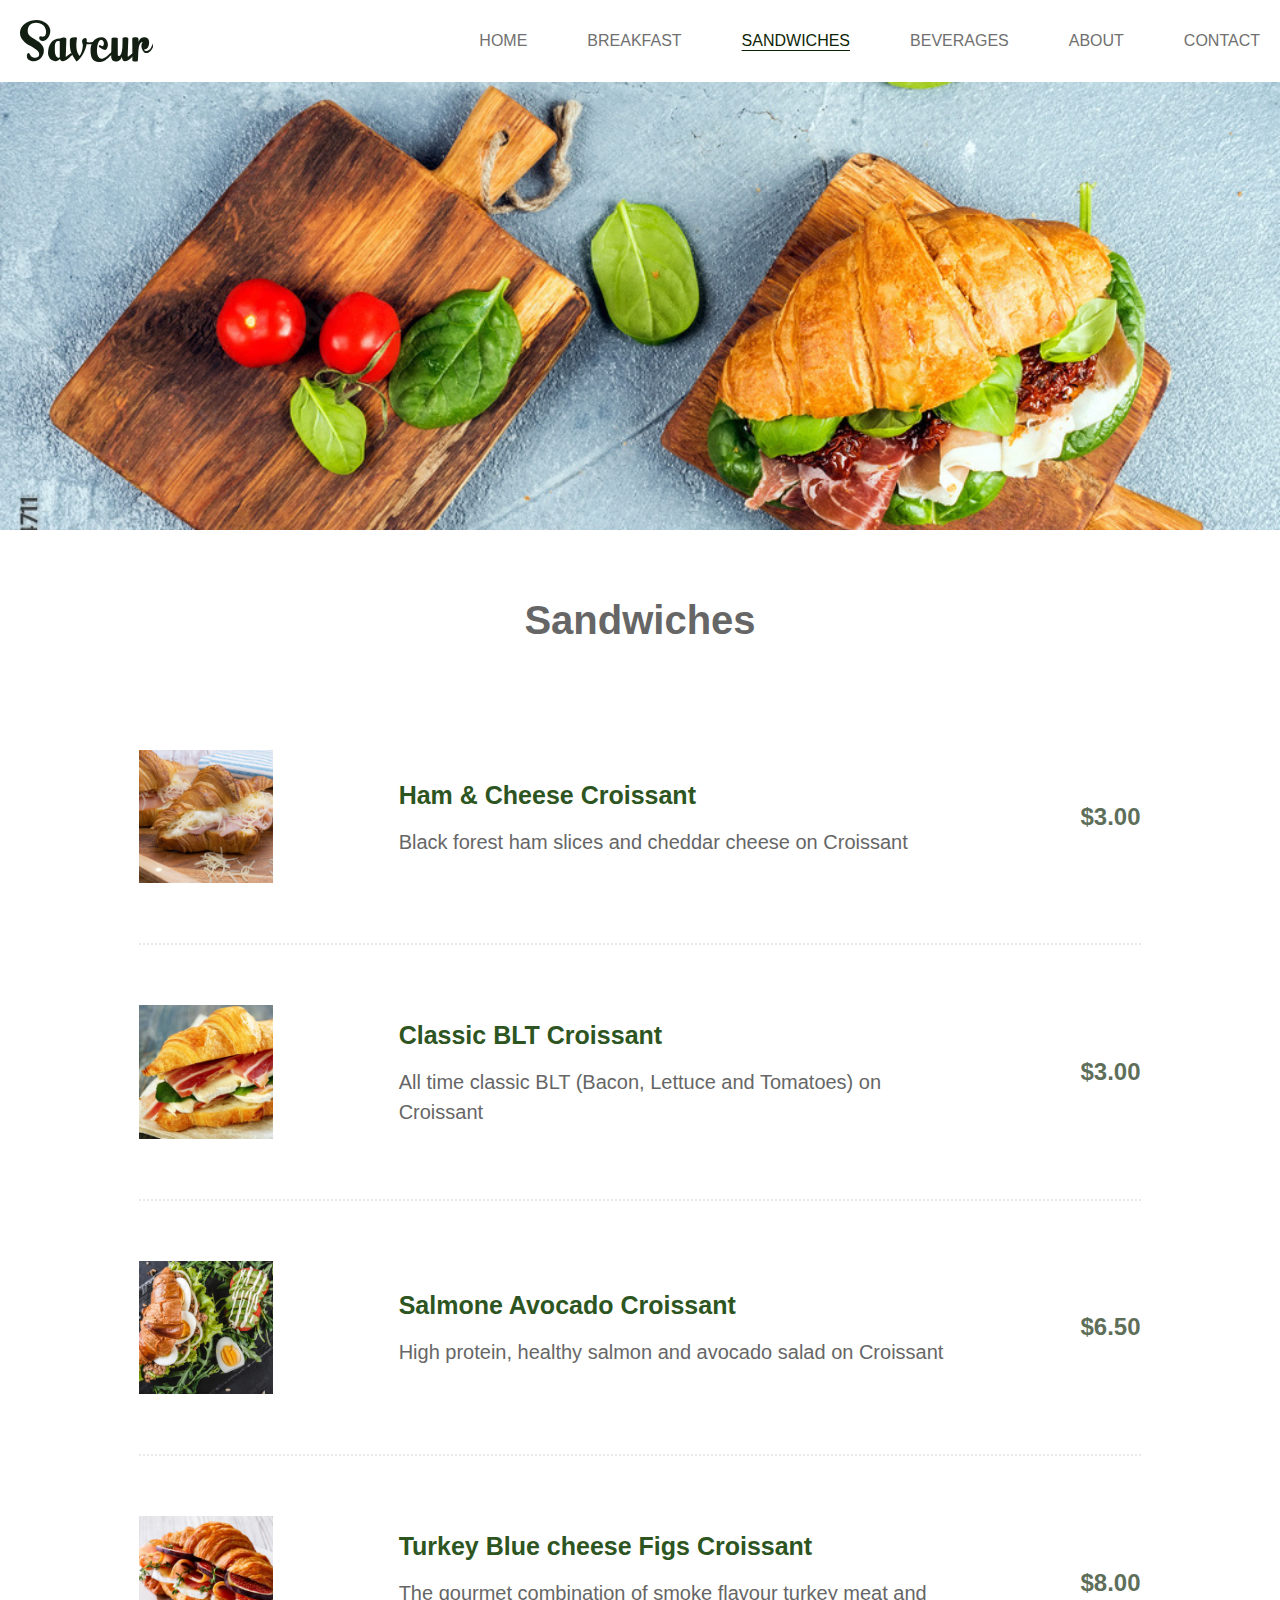
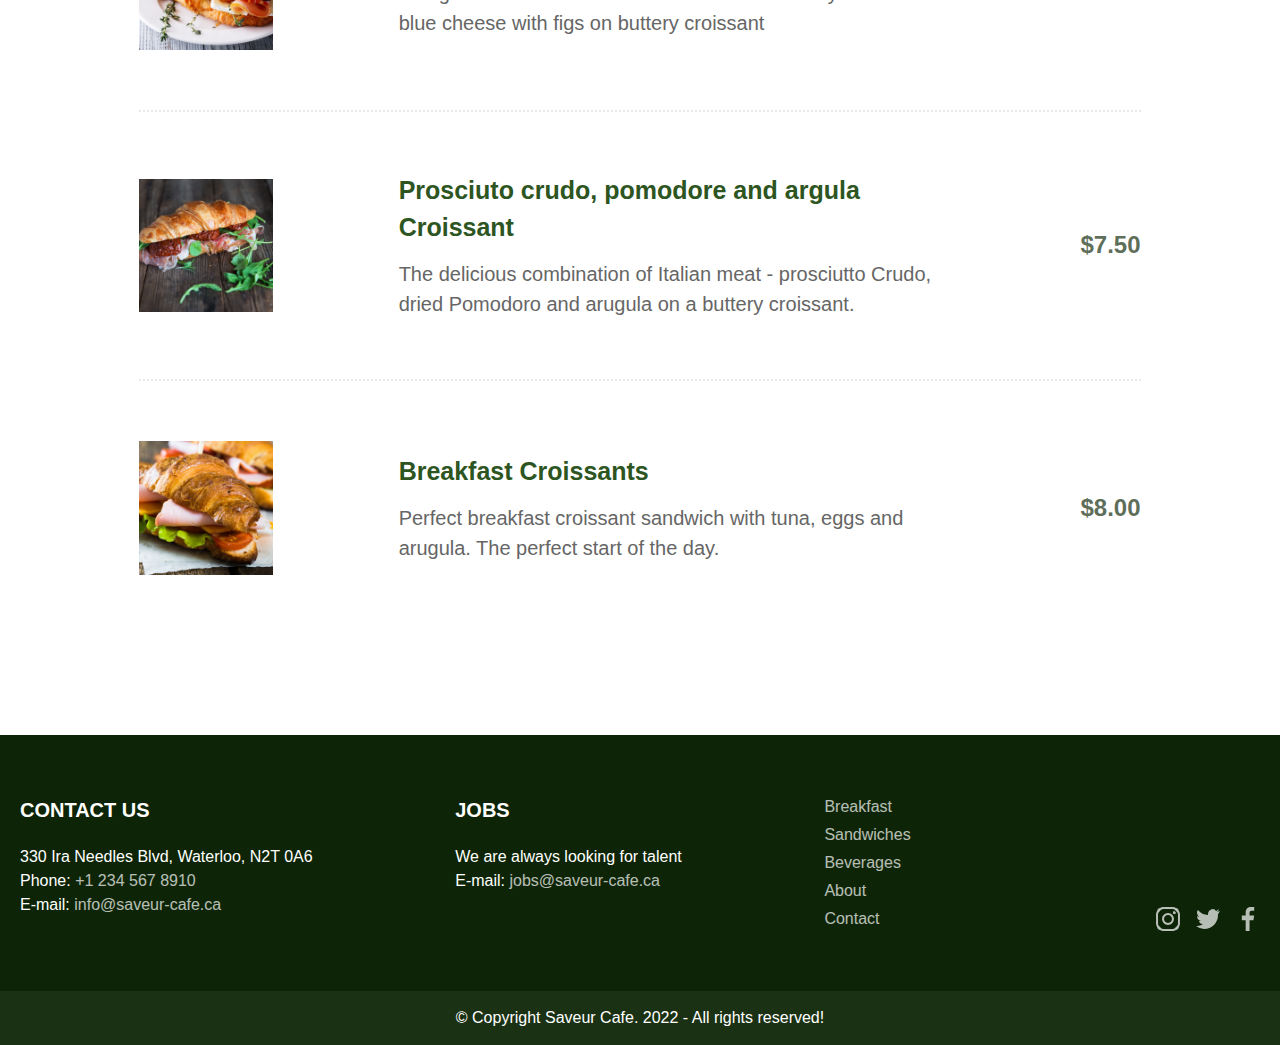
<file: sandwiches.html>
<!DOCTYPE html>
<html lang="en">
<head>
    <meta charset="UTF-8">
    <meta http-equiv="X-UA-Compatible" content="IE=edge">
    <meta name="viewport" content="width=device-width, initial-scale=1.0">
    <title>Sandwiches</title>
    <link rel="stylesheet" href="styles.css">
</head>
<body>
    <header id="header">
        <div class="container">
            <a href="./index.html" class="site-logo">
                <img src="images/logo.svg" alt="Saveur logo">
            </a>

            <nav class="main-nav">
                <ul>
                    <li><a href="./index.html">Home</a></li>
                    <li><a href="./breakfast.html">Breakfast</a></li>
                    <li class="active"><a href="./sandwiches.html">Sandwiches</a></li>
                    <li><a href="./beverages.html">Beverages</a></li>
                    <li><a href="./about.html">About</a></li>
                    <li><a href="./contact.html">Contact</a></li>
                </ul>
            </nav>
        </div>
    </header>
    <main>
        <section id="hero" class="plain">
            <figure>
                <img class="active" src="images/intro/sandwiches.jpeg" alt="Hero image">
            </figure>
        </section>
        <section id="products">
            <div class="container">
                <h2 class="section-title">Sandwiches</h2>
                
                <ul class="product-list">
                    <li>
                        <figure>
                            <img src="images/sandwiches/photo-1.jpeg" alt="Product thumb">
                        </figure>

                        <div class="product-list__content">
                            <h3>Ham & Cheese Croissant</h4>
                            <p>Black forest ham slices and cheddar cheese on Croissant</p>
                        </div>

                        <div class="product-list__price">$3.00</div>
                    </li>
                    <li>
                        <figure>
                            <img src="images/sandwiches/photo-5.jpeg" alt="Product thumb">
                        </figure>

                        <div class="product-list__content">
                            <h3>Classic BLT Croissant</h4>
                            <p>All time classic BLT (Bacon, Lettuce and Tomatoes) on Croissant</p>
                        </div>

                        <div class="product-list__price">$3.00</div>
                    </li>
                    <li>
                        <figure>
                            <img src="images/sandwiches/photo-4.jpeg" alt="Product thumb">
                        </figure>

                        <div class="product-list__content">
                            <h3>Salmone Avocado Croissant</h4>
                            <p>High protein, healthy salmon and avocado salad on Croissant</p>
                        </div>

                        <div class="product-list__price">$6.50</div>
                    </li>
                    <li>
                        <figure>
                            <img src="images/sandwiches/photo-2.jpeg" alt="Product thumb">
                        </figure>

                        <div class="product-list__content">
                            <h3>Turkey Blue cheese Figs Croissant</h4>
                            <p>The gourmet combination of smoke flavour turkey meat and blue cheese with figs on buttery croissant</p>
                        </div>

                        <div class="product-list__price">$8.00</div>
                    </li>
                    <li>
                        <figure>
                            <img src="images/sandwiches/photo-3.jpeg" alt="Product thumb">
                        </figure>

                        <div class="product-list__content">
                            <h3>Prosciuto crudo, pomodore and argula Croissant</h4>
                            <p>The delicious combination of Italian meat - prosciutto Crudo, dried Pomodoro and arugula on a buttery croissant.</p>
                        </div>

                        <div class="product-list__price">$7.50</div>
                    </li>
                    <li>
                        <figure>
                            <img src="images/sandwiches/photo-6.jpeg" alt="Product thumb">
                        </figure>

                        <div class="product-list__content">
                            <h3>Breakfast Croissants</h4>
                            <p>Perfect breakfast croissant sandwich with tuna, eggs and arugula. The perfect start of the day.</p>
                        </div>

                        <div class="product-list__price">$8.00</div>
                    </li>
                </ul>
            </div>
        </section>
    </main>
    <footer id="footer">
        <section class="footer-info bg-secondary">
            <div class="container">
                <div class="info-card">
                    <h4>Contact us</h4>

                    <div>330 Ira Needles Blvd, Waterloo, N2T 0A6</div>
                    <div>Phone: <a href="tel:+1 234 567 8910">+1 234 567 8910</a></div>
                    <div>E-mail: <a href="mailto:info@saveur-cafe.ca">info@saveur-cafe.ca</a></div>
                </div>
                <div class="info-card">
                    <h4>Jobs</h4>

                    <div>We are always looking for talent</div>
                    <div>E-mail: <a href="mailto:jobs@saveur-cafe.ca">jobs@saveur-cafe.ca</a></div>
                </div>

                <nav class="footer-nav">
                    <ul>
                        <li><a href="./breakfast.html">Breakfast</a></li>
                        <li><a href="./sandwiches.html">Sandwiches</a></li>
                        <li><a href="./beverages.html">Beverages</a></li>
                        <li><a href="./about.html">About</a></li>
                        <li><a href="./contact.html">Contact</a></li>
                    </ul>
                </nav>

                <nav class="social-nav">
                    <ul>
                        <li>
                            <a href="#instagram" target="_blank">
                                <img src="images/instagram.svg" alt="Instagram account">
                            </a>
                        </li>
                        <li>
                            <a href="#twitter" target="_blank">
                                <img src="images/twitter.svg" alt="Twitter account">
                            </a>
                        </li>
                        <li>
                            <a href="#facebook" target="_blank">
                                <img src="images/facebook.svg" alt="Facebook account">
                            </a>
                        </li>
                    </ul>
                </nav>
            </div>
        </section>
        <section class="footer-copyright">
            <div class="container">&copy; Copyright Saveur Cafe. 2022 - All rights reserved!</div>
        </section>
    </footer>
</body>
</html>
</file>
<file: styles.css>
/* CSS Reset */
* {
    margin: 0;
    padding: 0;
    box-sizing: border-box;
}

*:before, *:after {
    box-sizing: inherit;
}

body, button, input, select, textarea {
    font-size: 100%;
    font-family: sans-serif;
    line-height: 1.5;
}

/* CSS General */
html {
    font-size: 20px;
}

body {
    display: flex;
    flex-flow: column;
    color: #030C01;
    min-height: 100vh;
}

img {
    max-width: 100%;
    width: auto;
    height: auto;
    vertical-align: bottom;
}

h2 {
    font-size: 2rem;
}

h3 {
    font-size: 1.25rem;
}

input, textarea {
    width: 100%;
    padding: 0.25em 1em;
    border: 1px solid #BFB8B4;
    border-radius: 0.25em;
}

input:focus, textarea:focus {
    border-color: #0D2506;
    outline: 0;
}

.button  {
    display: inline-block;
    text-decoration: none;
    padding: 0.5em 2em;
    border-radius: 0.5em;
    transition: opacity 0.3s ease;
    font-weight: 600;
    border: 0;
    cursor: pointer;
}

.button:hover {
    opacity: 0.8;
}

.button-light {
    background: #fff;
    color: #666666;
    box-shadow: 0 2px 0.25em #F2ECE9;
}

.button-dark {
    background: #030C01;
    color: #ffffff;
    box-shadow: 0 2px 0.25em #030C0110;
}

.button-secondary {
    background: #0D2506;
    color: #ffffff;
}

nav ul {
    list-style: none;
    padding: 0;
    margin: 0;
}

nav ul a {
    text-decoration: none;
}

/* CSS Util */
.bg-primary {
    background-color: #BFB8B4;
}

.bg-secondary {
    background-color: #0D2506;
}

.bg-grey {
    background-color: #F2ECE9;
}

.text-primary {
    color: #BFB8B4;
}

.text-secondary {
    color: #0D2506;
}

.text-grey {
    color: #F2ECE9;
}

.container {
    max-width: 1280px;
    margin: 0 auto;
    width: calc(100vw - 2rem);
}

.grid {
    display: grid;
    gap: 2rem;
}

.gap-large {
    gap: 4rem;
}

.grid-col-2 {
    grid-template-columns: 1fr 1fr;
}

.grid-col-3 {
    grid-template-columns: 1fr 1fr 1fr;
}

.grid-col-4 {
    grid-template-columns: 1fr 1fr 1fr 1fr;
}

/* Global header */
#header {
    padding: 1rem 0;
}

#header > div {
    display: flex;
    gap: 2rem;
    justify-content: space-between;
    align-items: center;
}

.site-logo img {
    width: 100%;
    max-width: 12ch;
    transition: opacity 0.3s ease;
}

.site-logo:hover img {
    opacity: 0.8;
}

.main-nav > ul {
    display: flex;
    gap: 3rem;
    font-size: 0.8rem;
}

.main-nav > ul > li {
    position: relative;
    padding: 0.5em 0;
}

.main-nav > ul a {
    color: #707070;
    transition: opacity 0.3s ease;
    display: inline-block;
}

.main-nav > ul a:hover {
    opacity: 0.8;
}

.main-nav > ul .active a {
    color: #0D2506;
    text-decoration: underline;
    text-underline-offset: 0.25em;
}

.main-nav > ul > li > a {
    text-transform: uppercase;
}

main {
    flex: 1;
}

main > section:not(.plain) {
    padding: 3rem 0;
}

main > section:not(.plain):last-child {
    padding-bottom: 5rem;
}

.section-title {
    text-align: center;
    color: #666666;
    margin-bottom: 1em;
}

#hero {
    position: relative;
    overflow: hidden;
}

#hero > div {
    position: absolute;
    inset: 0;
    z-index: 5;
    display: flex;
    align-items: center;
    justify-content: space-between;
}

#hero a {
    transition: opacity 0.3s ease;
}

#hero a:hover {
    opacity: 0.8;
}

#hero a img {
    width: 1.5rem;
    height: 1.5rem;
}

#hero figure {
    display: flex;
}

#hero figure img {
    transition: all 0.5s ease;
    width: 100%;
    position: relative;
}

#hero figure img + img {
    margin-left: -100%;
}

#hero figure img.active {
    z-index: 2;
}

#hero figure img:not(.active) {
    opacity: 0;
    visibility: hidden;
}

#features h3 {
    text-align: center;
    margin-bottom: 0.75em;
}

#features p {
    font-size: 0.9rem;
}

#features figure {
    width: 3rem;
    height: 3rem;
    margin: 0 auto 1em;
    border-radius: 50%;
    display: flex;
    align-items: center;
    justify-content: center;
}

#features figure img {
    width: 100%;
}

.cta-box {
    max-width: 80ch;
    text-align: center;
    margin: 0 auto;
}

.cta-box h2 {
    margin-bottom: 0.5em;
}

.cta-box a {
    margin-top: 2rem;
}

.info-card > h4 {
    font-size: 1rem;
    text-transform: uppercase;
    margin-bottom: 1em;
}

#contact form {
    max-width: 60ch;
    margin: 0 auto;
    display: flex;
    flex-flow: column;
    gap: 0.75rem;
}

#contact form .button {
    align-self: center;
    margin-top: 1rem;
}

#map iframe {
    height: 50vh;
    display: block;
}

.product-list {
    list-style: none;
    max-width: 90ch;
    margin: 0 auto;
}

.product-list li {
    display: flex;
    justify-content: space-between;
    align-items: center;
    gap: 2rem;
    padding: 3rem 0;
}

.product-list li + li {
    border-top: 2px dotted #BFB8B450;
}

.product-list figure {
    max-width: 12ch;
}

.product-list__content {
    flex: 1;
    max-width: 50ch;
}

.product-list__content h3 {
    margin-bottom: 0.5em;
    color: #2d5521;
}

.product-list__content p {
    color: #666666;
}

.product-list__price {
    font-size: 1.2rem;
    font-weight: 600;
    color: #1A3114;
    opacity: 0.7;
}

.text-content p:not(:last-child) {
    margin-bottom: 1.25rem;
}

#our-values ul {
    list-style: none;
}

#our-values ul li {
    background: #F2ECE9;
    padding: 2rem;
    text-align: center;
    font-size: 0.9rem;
}

#reviews table {
    width: 100%;
    border: 0;
    table-layout: auto;
    font-size: 0.9rem;
    border-collapse: collapse;
}

#reviews table th {
    border-bottom: 2px solid #BFB8B4;
    padding: 0 0 0.25em;
    color: #666666;
}

#reviews table tbody td {
    padding: 1em 0;
    border-bottom: 1px dashed #F2ECE9;
}

#reviews table tbody td:not(:first-child) {
    text-align: center;
}

#reviews table tbody td span {
    display: inline-block;
    width: 0.75em;
    height: 0.75em;
    background: #2d5521;
    border-radius: 50%;
}

.footer-info {
    padding: 3rem 0;
    color: #ffffff;
    font-size: 0.8em;
}

.footer-info > div {
    display: grid;
    grid-template-columns: auto auto auto auto;
    gap: 2rem;
}

#footer a {
    opacity: 0.7;
    color: inherit;
    text-decoration: none;
    transition: all 0.3s ease;
}

#footer a:hover {
    text-decoration: underline;
    text-underline-offset: 0.25em;
    opacity: 1;
}

.footer-nav li + li {
    margin-top: 0.25em;
}

.social-nav {
    align-self: end;
    justify-self: end;
}

.social-nav ul {
    display: flex;
    gap: 1em;
}

.social-nav li img {
    width: 1.5em;
    height: 1.5em;
}

.footer-copyright {
    padding: 0.75rem;
    text-align: center;
    font-size: 0.8rem;
    background-color: #1A3114;
    color: #ffffff;
}
</file>
